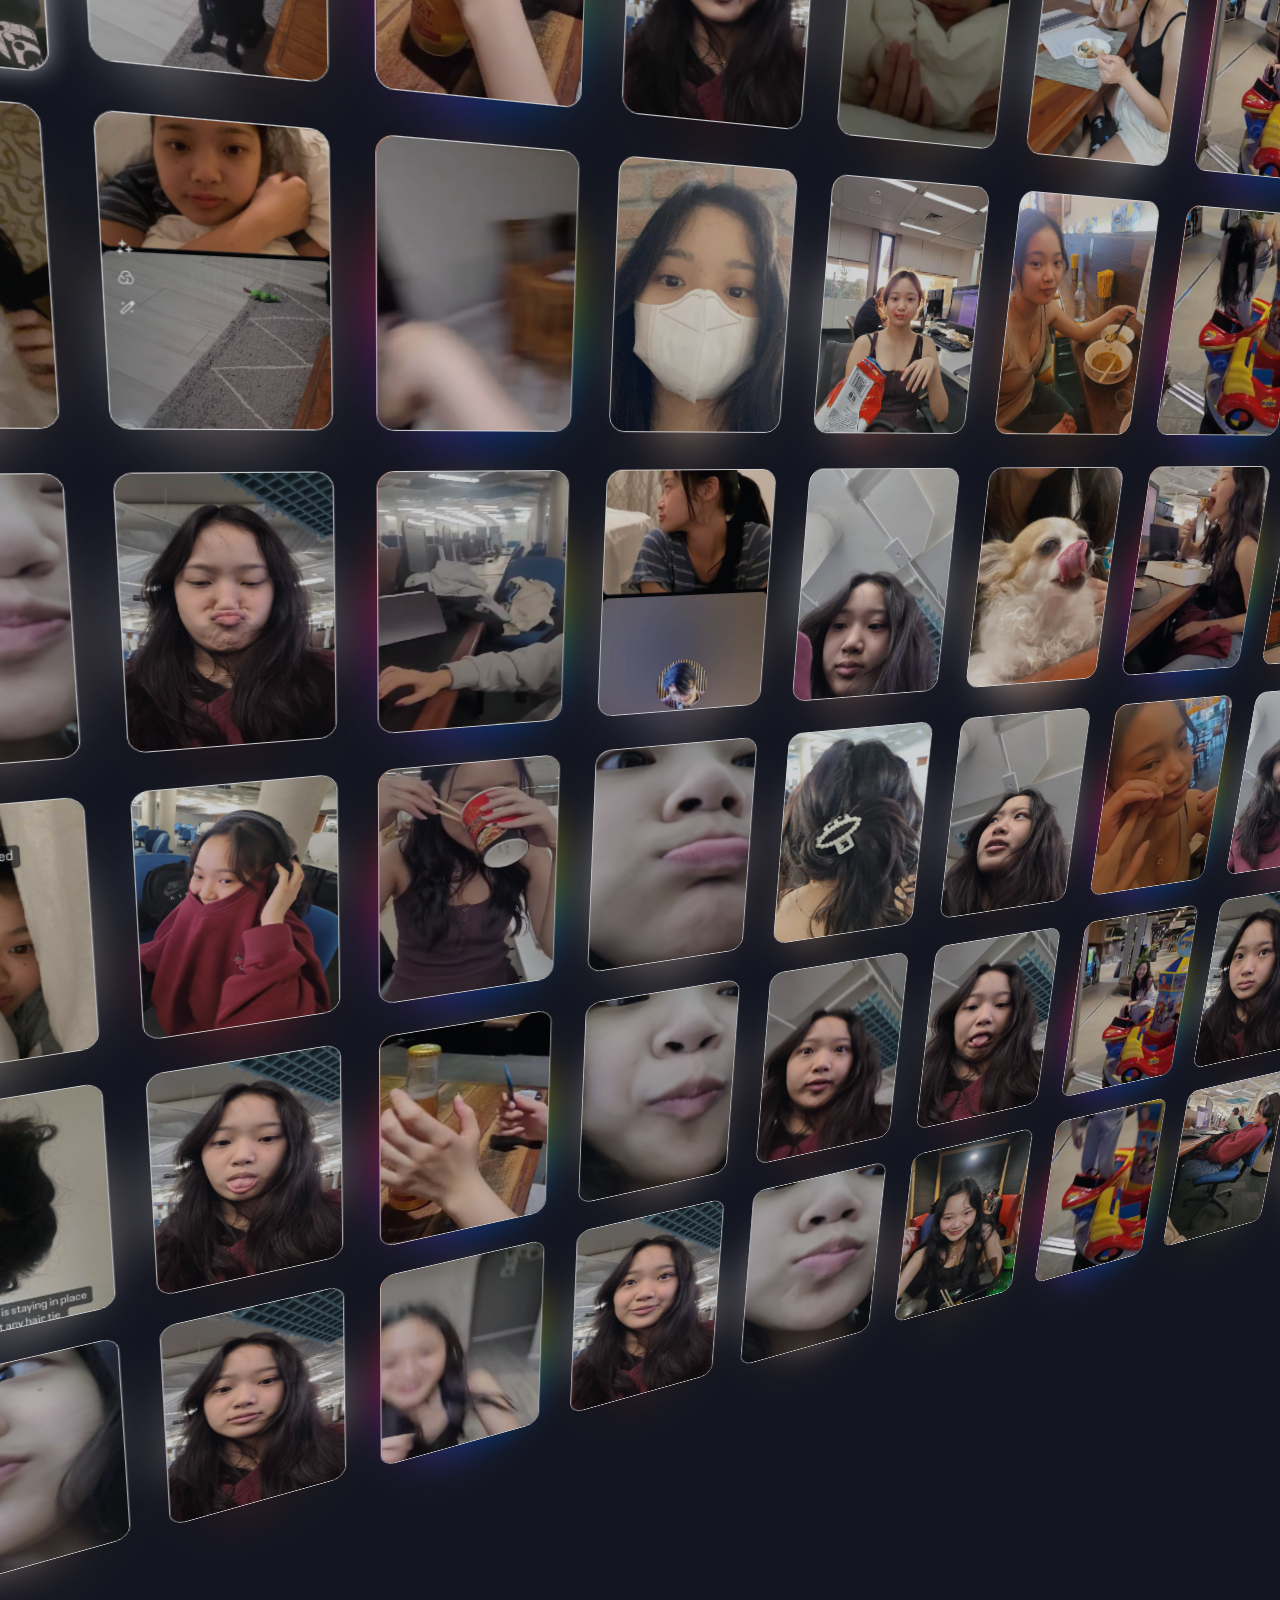
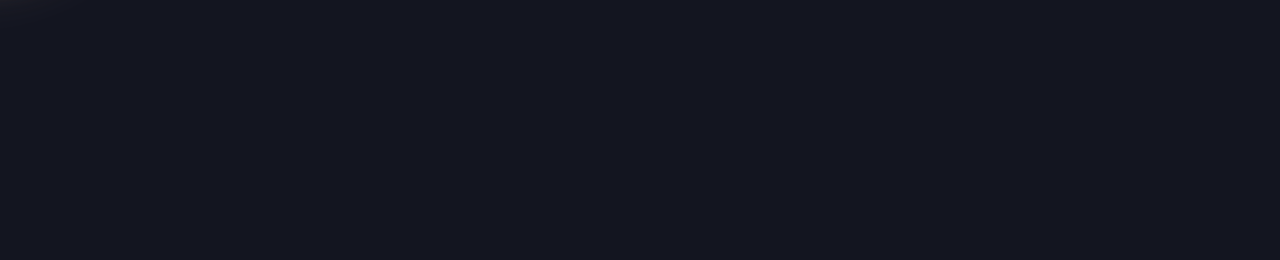
<file: index.html>
<!DOCTYPE html>
<html lang="en">

<head>
    <meta charset="UTF-8">
    <meta http-equiv="X-UA-Compatible" content="IE=edge">
    <meta name="viewport" content="width=device-width, initial-scale=1.0">
    <title>Wall Parallax</title>
    <link rel="stylesheet" href="style.css">
    <script src="./script.js" defer></script>
</head>

<body>

    <div class="wrapper-images">
        <div class="images-line">
            <div class="line">
                <img class="img" src="" alt="">
            </div>
            <div class="line">
                <img class="img" src="" alt="">
            </div>
            <div class="line">
                <video muted src="" class="img" autoplay loop></video>
            </div>
            <div class="line">
                <img class="img" src="" alt="">
            </div>
            <div class="line">
                <img class="img" src="" alt="">
            </div>
            <div class="line">
                <img class="img" src="" alt="">
            </div>
            <div class="line">
                <video muted src="" class="img" autoplay loop></video>
            </div>
            <div class="line">
                <img class="img" src="" alt="">
            </div>
            <div class="line">
                <img class="img" src="" alt="">
            </div>
            <div class="line">
                <video muted src="" class="img" autoplay loop></video>
            </div>
            <div class="line">
                <img class="img" src="" alt="">
            </div>
            <div class="line">
                <img class="img" src="" alt="">
            </div>
        </div>
        <div class="images-line">
            <div class="line">
                <img class="img" src="" alt="">
            </div>
            <div class="line">
                <img class="img" src="" alt="">
            </div>
            <div class="line">
                <video muted src="" class="img" autoplay loop></video>
            </div>
            <div class="line">
                <img class="img" src="" alt="">
            </div>
            <div class="line">
                <img class="img" src="" alt="">
            </div>
            <div class="line">
                <img class="img" src="" alt="">
            </div>
            <div class="line">
                <video muted src="" class="img" autoplay loop></video>
            </div>
            <div class="line">
                <img class="img" src="" alt="">
            </div>
            <div class="line">
                <img class="img" src="" alt="">
            </div>
            <div class="line">
                <video muted src="" class="img" autoplay loop></video>
            </div>
            <div class="line">
                <img class="img" src="" alt="">
            </div>
            <div class="line">
                <img class="img" src="" alt="">
            </div>
        </div>
        <div class="images-line">
            <div class="line">
                <img class="img" src="" alt="">
            </div>
            <div class="line">
                <img class="img" src="" alt="">
            </div>
            <div class="line">
                <video muted src="" class="img" autoplay loop></video>
            </div>
            <div class="line">
                <img class="img" src="" alt="">
            </div>
            <div class="line">
                <img class="img" src="" alt="">
            </div>
            <div class="line">
                <img class="img" src="" alt="">
            </div>
            <div class="line">
                <video muted src="" class="img" autoplay loop></video>
            </div>
            <div class="line">
                <img class="img" src="" alt="">
            </div>
            <div class="line">
                <img class="img" src="" alt="">
            </div>
            <div class="line">
                <video muted src="" class="img" autoplay loop></video>
            </div>
            <div class="line">
                <img class="img" src="" alt="">
            </div>
            <div class="line">
                <img class="img" src="" alt="">
            </div>
        </div>
        <div class="images-line">
            <div class="line">
                <img class="img" src="" alt="">
            </div>
            <div class="line">
                <img class="img" src="" alt="">
            </div>
            <div class="line">
                <video muted src="" class="img" autoplay loop></video>
            </div>
            <div class="line">
                <img class="img" src="" alt="">
            </div>
            <div class="line">
                <img class="img" src="" alt="">
            </div>
            <div class="line">
                <img class="img" src="" alt="">
            </div>
            <div class="line">
                <video muted src="" class="img" autoplay loop></video>
            </div>
            <div class="line">
                <img class="img" src="" alt="">
            </div>
            <div class="line">
                <img class="img" src="" alt="">
            </div>
            <div class="line">
                <video muted src="" class="img" autoplay loop></video>
            </div>
            <div class="line">
                <img class="img" src="" alt="">
            </div>
            <div class="line">
                <img class="img" src="" alt="">
            </div>
        </div>
        <div class="images-line">
            <div class="line">
                <img class="img" src="" alt="">
            </div>
            <div class="line">
                <img class="img" src="" alt="">
            </div>
            <div class="line">
                <video muted src="" class="img" autoplay loop></video>
            </div>
            <div class="line">
                <img class="img" src="" alt="">
            </div>
            <div class="line">
                <img class="img" src="" alt="">
            </div>
            <div class="line">
                <img class="img" src="" alt="">
            </div>
            <div class="line">
                <video muted src="" class="img" autoplay loop></video>
            </div>
            <div class="line">
                <img class="img" src="" alt="">
            </div>
            <div class="line">
                <img class="img" src="" alt="">
            </div>
            <div class="line">
                <video muted src="" class="img" autoplay loop></video>
            </div>
            <div class="line">
                <img class="img" src="" alt="">
            </div>
            <div class="line">
                <img class="img" src="" alt="">
            </div>
        </div>
        <div class="images-line">
            <div class="line">
                <img class="img" src="" alt="">
            </div>
            <div class="line">
                <img class="img" src="" alt="">
            </div>
            <div class="line">
                <video muted src="" class="img" autoplay loop></video>
            </div>
            <div class="line">
                <img class="img" src="" alt="">
            </div>
            <div class="line">
                <img class="img" src="" alt="">
            </div>
            <div class="line">
                <img class="img" src="" alt="">
            </div>
            <div class="line">
                <video muted src="" class="img" autoplay loop></video>
            </div>
            <div class="line">
                <img class="img" src="" alt="">
            </div>
            <div class="line">
                <img class="img" src="" alt="">
            </div>
            <div class="line">
                <video muted src="" class="img" autoplay loop></video>
            </div>
            <div class="line">
                <img class="img" src="" alt="">
            </div>
            <div class="line">
                <img class="img" src="" alt="">
            </div>
        </div>
        <div class="images-line">
            <div class="line">
                <img class="img" src="" alt="">
            </div>
            <div class="line">
                <img class="img" src="" alt="">
            </div>
            <div class="line">
                <video muted src="" class="img" autoplay loop></video>
            </div>
            <div class="line">
                <img class="img" src="" alt="">
            </div>
            <div class="line">
                <img class="img" src="" alt="">
            </div>
            <div class="line">
                <img class="img" src="" alt="">
            </div>
            <div class="line">
                <video muted src="" class="img" autoplay loop></video>
            </div>
            <div class="line">
                <img class="img" src="" alt="">
            </div>
            <div class="line">
                <img class="img" src="" alt="">
            </div>
            <div class="line">
                <video muted src="" class="img" autoplay loop></video>
            </div>
            <div class="line">
                <img class="img" src="" alt="">
            </div>
            <div class="line">
                <img class="img" src="" alt="">
            </div>
        </div>
        <div class="images-line">
            <div class="line">
                <img class="img" src="" alt="">
            </div>
            <div class="line">
                <img class="img" src="" alt="">
            </div>
            <div class="line">
                <video muted src="" class="img" autoplay loop></video>
            </div>
            <div class="line">
                <img class="img" src="" alt="">
            </div>
            <div class="line">
                <img class="img" src="" alt="">
            </div>
            <div class="line">
                <img class="img" src="" alt="">
            </div>
            <div class="line">
                <video muted src="" class="img" autoplay loop></video>
            </div>
            <div class="line">
                <img class="img" src="" alt="">
            </div>
            <div class="line">
                <img class="img" src="" alt="">
            </div>
            <div class="line">
                <video muted src="" class="img" autoplay loop></video>
            </div>
            <div class="line">
                <img class="img" src="" alt="">
            </div>
            <div class="line">
                <img class="img" src="" alt="">
            </div>
        </div>
        


    </div>
</body>

</html>
</file>
<file: style.css>
:root {
	--duration: 12s;
}

body {
	background: #131520;
	/* overflow: hidden; */
}
.wrapper-images {
	display: flex;
	flex-direction: column;
	height: 150vh;
	justify-content: center;
	left: 50%;
	position: absolute;
	top: 50%;
	opacity: 0.8;
	transform: translate3d(-50%, -50%, 0) perspective(900px) rotatey(15deg)
		rotateX(-10deg);
}

.images-line {
	animation: runner var(--duration) linear infinite;
	display: flex;
	transform: translateX(23%);
}

.images-line:nth-child(even) {
	animation-duration: calc(var(--duration) * 1.5);
}

.line {
	background-position: 50% 50%;
	background-size: cover;
	flex: none;
	height: 29vh;
	margin: clamp(10px, 2vw, 20px);
	/* width: min(185px, 12.5vw); */
	width: 20vh;
	position: relative;
	transition: ease-in-out all 0.3s;
	border-radius: 1rem;
}

.img {
	border: 1.5px solid white;
    position: absolute;
    z-index: 2;
    width: 100%;
    top: 0;
    left: 0;
    background-position: 50% 50%;
    background-size: cover;
    transition: ease-in-out all 0.2s;
    overflow: hidden;
    border-radius: 1rem;
    height: 100%;
    object-fit: cover;
}

/* img.img {
    height: 100%;
}
video.img {
} */
.img:hover {
    cursor:pointer;
    transform: scale(1.1) translateZ(0px);
	border: 1px solid whitesmoke;
	box-shadow: 0 0 1rem rgba(255, 255, 255, 0.7);

}
.img:hover::after {
    filter: blur(35px) opacity(0.8);
}

.line::after {
    content: "";
    background: inherit;
    display: block;
    width: 100%;
    height: 100%;
    border-radius: 50%;
    top: 3vh;
    position: absolute;
    background-size: cover;
    z-index: -1;
    transition: ease-in-out all 0.3s;
    filter: blur(25px) opacity(0.8);
}

@keyframes runner {
	to {
		transform: translateX(-10.4%);
	}
}
</file>
